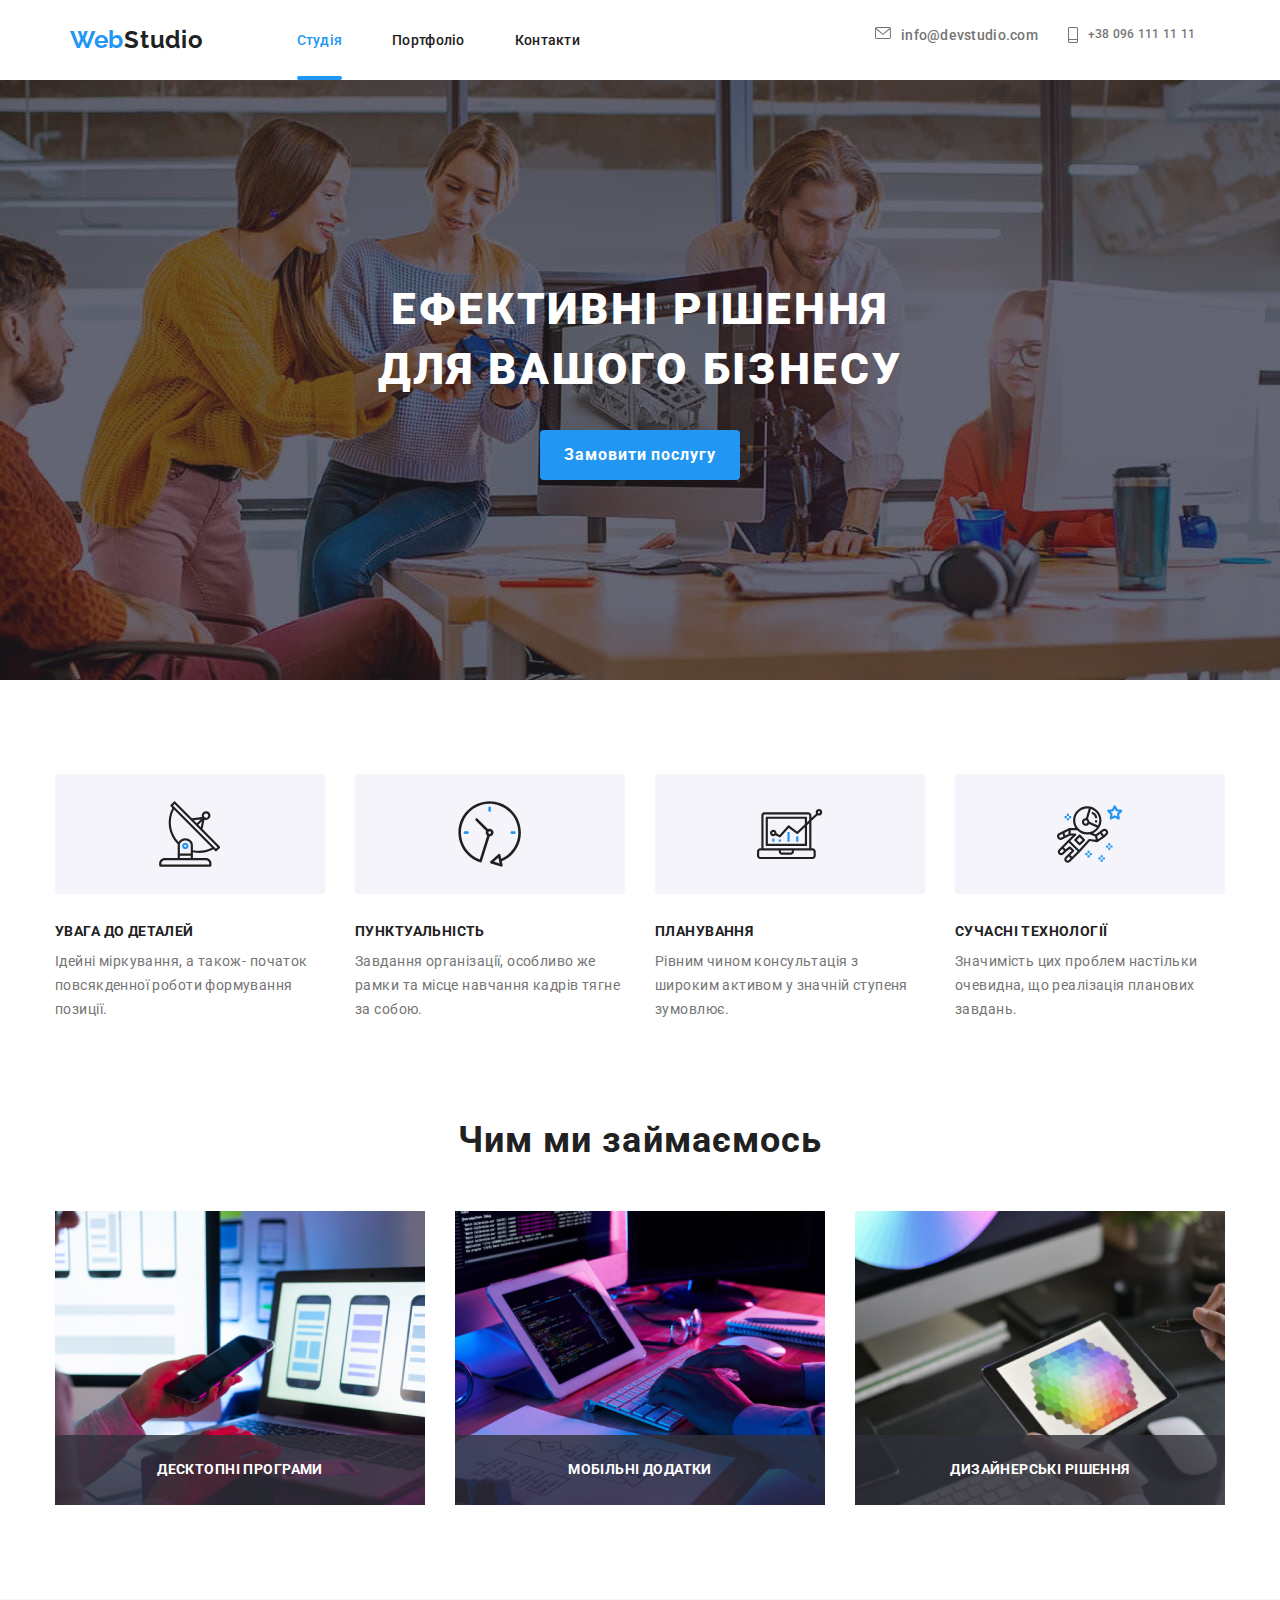
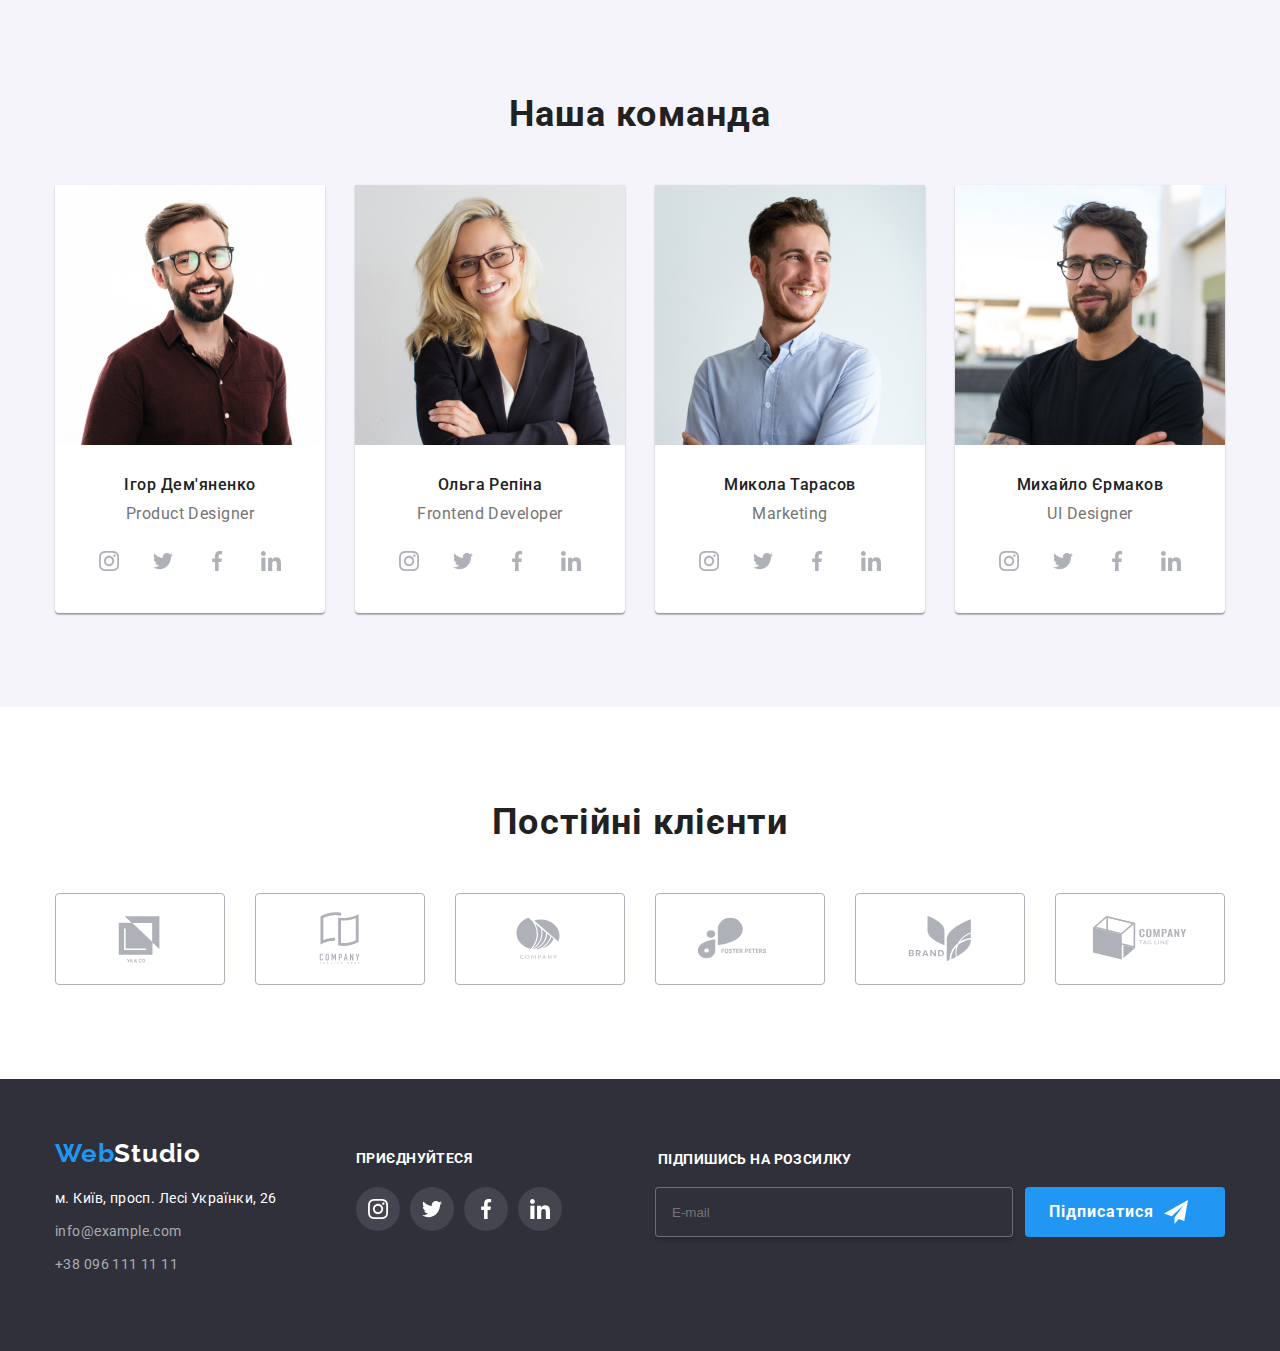
<file: index.html>
<!DOCTYPE html>
<html lang="uk">
<head>
    <meta charset="UTF-8">
    <meta http-equiv="X-UA-Compatible" content="IE=edge">
    <meta name="viewport" content="width=device-width, initial-scale=1.0">
    <title lang="en">Webstudio</title>
    <link rel="stylesheet" href="https://cdnjs.cloudflare.com/ajax/libs/modern-normalize/1.1.0/modern-normalize.min.css" integrity="sha512-wpPYUAdjBVSE4KJnH1VR1HeZfpl1ub8YT/NKx4PuQ5NmX2tKuGu6U/JRp5y+Y8XG2tV+wKQpNHVUX03MfMFn9Q==" crossorigin="anonymous" referrerpolicy="no-referrer" />
    <link rel="preconnect" href="https://fonts.googleapis.com">
    <link rel="preconnect" href="https://fonts.gstatic.com" crossorigin>
    <link href="https://fonts.googleapis.com/css2?family=Raleway:wght@700&family=Roboto:wght@400;500;700;900&display=swap" rel="stylesheet">
    
    
    <link rel="stylesheet" href="./css/main.min.css">
    
  </head>
<body>
   <header class="header">  
      <div class="container-header">
        <div class="nav-content">
          <div class="nav-content-top">
  <nav class="nav">
    <a class="logo nav-logo link" href=""lang="en"> Web<span class="header-logo-accent-main">Studio</span></a> 
        <ul class="nav-list list">
            <li class="nav-item header-item">
              <a href="./index.html" class="nav-link-maine header-link-maine current link">Студія</a></li>
            <li class="nav-item header-item">
              <a href="./portfolio.html" class="nav-link link">Портфоліо</a></li>
            <li class="nav-item header-item">
              <a href="" class="nav-link  link">Контакти</a></li>
            </ul>
  </nav>
</ul>
</div>
<div class="nav-content-bottom">
<ul class="connect ">    
    <li class="connect-list list">
      <a href="mailto:info@devstudio.com" class="connect-mail link">
      <svg class="connect-icon-mail header-icon-mail" width="16px" height="12px">
          <use href="./pict/icons.svg#icon-email"></use>
    </svg>
    info@devstudio.com
      </a>
    </li>
    <li class="connect-list list">
      <a href="tel:++380961111111" class="connect-tel link">
        <svg class="connect-icon-phone header-icon-phone" width="10px" height="16px">
          <use href="./pict/icons.svg#icon-phone"></use>
      </svg>
      +38 096 111 11 11
      </a>
  </ul>
</div>

        <button type="button" class="menu-open-btn ">
          <svg class="icon-menu_open">
            <use href="./pict/icons.svg#icon-menu"></use>
      </svg>
        </button>
      </div>
    <div class="mob-menu is-hidden" >
      <div class="mob-menu-top">
      <button type="button" class="menu-close-btn">
        <svg class="icon-menu_close" >
          <use href="./pict/icons.svg#icon-close">
          </use>
        </svg>
      </button>
      <ul class="menu-list list">
        <li class="menu-item-studia  header-item">
          <a href="./index.html" class="menu-link link">Студія</a></li>
        <li class="menu-item-portfolio header-item">
          <a href="./portfolio.html" class="menu-link link">Портфоліо</a></li>
        <li class="menu-item-contact header-item">
          <a href="" class="menu-link  link">Контакти</a></li>
        </ul>
      </div>
      <div class="mob-menu-bottom">
        <ul class="menu-connect-list header-connect">    
          <li class="menu-connect-tel list">
            +38 096 111 11 11 
            </a>
          </li>
          <li class="menu-connec-email list">
            info@devstudio.com
            </a>
        </ul>
        <ul class="menu-soc-list">
         <li class="menu-soc-item">
          <a 
          href="" 
          target="_blank"
          rel="noopener noreferrer nofollow"
          class="menu-soc-link">
          Instagram
        </a>
         </li>
         <li class="menu-soc-item">
          <a 
          href="" 
          target="_blank"
          rel="noopener noreferrer nofollow"
          class="menu-soc-link">
          Twitter
        </a>
         </li>
         <li class="menu-soc-item">
          <a 
          href="" 
          target="_blank"
          rel="noopener noreferrer nofollow"
          class="menu-soc-link">
          Facebook
        </a>
         </li>
         <li class="menu-soc-item">
          <a 
          href="" 
          target="_blank"
          rel="noopener noreferrer nofollow"
          class="menu-soc-link">
          Linkedln
        </a>
         </li>
        </ul>
      </div>
    </div>
  </div>
    </header> 
  <main>
    <div>
      <section class="slogan">  
              <div class="container">
                <div class="slogan-container">
            <h1 class="slogan-content__title"> Ефективні рішення <br> для вашого бізнесу </h1>  
            <button type="button" class="slogan-content__btn" data-modal-open> Замовити послугу </button>
            <div class="backdrop-content is-hidden  " data-modal >
            <div class="modal-content">
            <button type="button" class="modal-content__close-btn" data-modal-close>
              <svg class="modal-content__close-pict" width="11px" height="11px">
                <use href="./pict/icons.svg#icon-close">
                </use>
              </svg>
            </button>
            <p class="modal-content__title">Залиште свої дані, ми вам зателефонуємо</p>
            <form class="modal-content__form">
               <p class="modal-content__form-title">Ім'я</p> 
               <div class="modal-modal-content__input">
                
              <input type="text" class="modal-content__input" name="name" required/>
              <svg class="modal-content__icon-name" >
                <use href="./pict/icons.svg#icon-modal-person"></use>
             
            </svg>
          </div>
         
          <p class="modal-content__form-title">Телефон</p> 
          <div class="modal-modal-content__input">
              <input 
              type="tel" 
              class="modal-content__input" 
              name="tel" 
              required
              title="+380 (96) 111-11-11"
              pattern="[\+]\d{3}\s[\(]\d{2}[\)]\s\d{3}[\-]\d{2}[\-]\d{2}"/>
                <svg class="modal-content__icon-tel" >
                  <use href="./pict/icons.svg#icon-modal-phone"></use>
              </svg>
            </div>

              <p class="modal-content__form-title">Пошта</p> 
              <div class="modal-modal-content__input">
              <input type="email" class="modal-content__input" name="email" required/>
              <svg class="modal-content__icon-email" >
                <use href="./pict/icons.svg#icon-modal-email"></use>
            </svg>
            
          </div>

          
          <label>
            <p class="modal-content__form-title"> Коментарі </p>
            <textarea name="modal-text" rows="5" placeholder="Введіть текст" class="modal-content__comments"></textarea>
      
          </label>
        
           <div class="modal-content__privacy">
            <input type="checkbox" 
            name="privacy" 
            id="privacy" 
            class="modal-content__checkbox-icon is-hidden" />
            <label for="privacy" class="modal-content__checkbox-text">Погоджуюся з розсилкою та приймаю <span class="modal-content__checkbox-text-add"> <a href="" > Умови договору</a></span>
            </label>
           </div>

              <button type="submit" class="modal-content__btn">Надіслати</button>
            </form>
          </div>
          </div>
               </div>
              </div>
        </section>  
             
<section class="about"> 
      <div class="container">
        
        <ul class="about-content__list list">
            <li class="about-content__item">
              <div class="about-content__picture-item">
                <svg class="about-content__picture-icon" width="65.32" height="70px">
                  <use href="./pict/icons.svg#icon-antenna">
                  </use>
                </svg>
              </div>
                <h3 class="about-content__title">Увага до деталей</h3>
                <p class="about-content__after-title">Ідейні міркування, а також-
                  початок повсякденної роботи 
                  формування позиції.</p>
            </li>
            <li class="about-content__item">
              <div class="about-content__picture-item">
                <svg class="about-content__picture-icon" width="65.32" height="70px">
                  <use href="./pict/icons.svg#icon-clock">
                  </use>
                </svg>
              </div>
                <h3 class="about-content__title">Пунктуальність</h3>
                <p class="about-content__after-title">Завдання організації, особливо 
                  же рамки та місце навчання кадрів  тягне за собою.</p>
            </li>
            <li class="about-content__item">
              <div class="about-content__picture-item">
                <svg class="about-content__picture-icon" width="65.32" height="70px">
                  <use href="./pict/icons.svg#icon-diagram">
                  </use>
                </svg>
              </div>
                <h3 class="about-content__title">Планування</h3>
                <p class="about-content__after-title"> Рівним чином консультація з 
                  широким активом у значній 
                  ступеня зумовлює.</p>
            </li>
            <li class="about-content__item">
              <div class="about-content__picture-item">
                <svg class="about-content__picture-icon" width="65.32" height="70px">
                  <use href="./pict/icons.svg#icon-astronaut">
                  </use>
                </svg>
              </div>
                <h3 class="about-content__title">Сучасні технології</h3>
                <p class="about-content__after-title">Значимість цих проблем настільки 
                  очевидна, що реалізація планових 
                  завдань.</p>
            </li>
        </ul>
      </div>
    </section> 

   <section class="example">  
      <div class="container">
        <h2 class="example-content__title">Чим ми займаємось</h2>
      <ul class="example-content__list list">
        <li class="example-content__item">
         <div class="example-content__wrap">
          <img src="./pict/a.jpg" alt="верстка" width="370" height="294"/> 
          <h3 class="example-content__pict-title">ДЕСКТОПНІ ПРОГРАМИ</h3>
         </div>
        </li>
        <li class="example-content__item"> 
          <div class="example-content__wrap">
          <img src="./pict/b.jpg" alt="дизайн" width="370" height="294"/> 
          <h3 class="example-content__pict-title">мобільні додатки</h3>
        </div>
        </li>
        <li class="example-content__item"> 
          <div class="example-content__wrap">
          <img src="./pict/c.jpg" alt="зовнішнє оформлення" width="370" height="294"/> 
          <h3 class="example-content__pict-title">дизайнерські рішення</h3>
        </div>
        </li>
      </ul>
    </div>
    </section> 

   <section class="team">  
      <div class="container">
        <h2 class="team-content__main-title">Наша команда</h2>
      <ul class="team-content__list list">
       <li class="team-content__item"> 
        <img src="pict/d.jpg" alt="Ігор Дем'яненко" width="270" height="260"/>
        <div class="team-content__main">
        <h3 class="team-content__title"> Ігор Дем'яненко</h3>
        <p lang="en" class="team-content__after-title">Product Designer</p>
        <ul class="team-content__soc-list list">
          <li class="team-content__soc-item">
            <a href="" class="team-content__soc-link link">
             <svg class="team-content__soc-icon" width="20" height="20">
              <use href="./pict/icons.svg#icon-instagram"></use>
             </svg>
          </a>
        </li>
          <li class="team-content__soc-item">
            <a href="" class="team-content__soc-link link">
             <svg class="team-content__soc-icon" width="20" height="20">
              <use href="./pict/icons.svg#icon-twitter"></use>
             </svg>
            </a>
          </li>
          <li class="team-content__soc-item">
            <a href="" class="team-content__soc-link link">
              <svg class="team-content__soc-icon" width="20" height="20">
                <use href="./pict/icons.svg#icon-facebook"></use>
               </svg>
            </a>
          </li>
          <li class="team-content__soc-item">
            <a href="" class="team-content__soc-link link">
              <svg class="team-content__soc-icon" width="20" height="20">
                <use href="./pict/icons.svg#icon-linkedin"></use>
               </svg>
            </a>
          </li>
        </ul>
        </div>
       </li>
       <li class="team-content__item" >
        <img src="pict/e.jpg" alt="Ольга Репіна" width="270" height="260"/>
        <div class="team-content__main">
        <h3 class="team-content__title"> Ольга Репіна</h3>
        <p lang="en" class="team-content__after-title">Frontend Developer</p>
        <ul class="team-content__soc-list list">
          <li class="team-content__soc-item">
            <a href="" class="team-content__soc-link link">
             <svg class="team-content__soc-icon" width="20" height="20">
              <use href="./pict/icons.svg#icon-instagram"></use>
             </svg>
          </a>
        </li>
          <li class="team-content__soc-item">
            <a href="" class="team-content__soc-link link">
             <svg class="team-content__soc-icon" width="20" height="20">
              <use href="./pict/icons.svg#icon-twitter"></use>
             </svg>
            </a>
          </li>
          <li class="team-content__soc-item">
            <a href="" class="team-content__soc-link link">
              <svg class="team-content__soc-icon" width="20" height="20">
                <use href="./pict/icons.svg#icon-facebook"></use>
               </svg>
            </a>
          </li>
          <li class="team-content__soc-item">
            <a href="" class="team-content__soc-link link">
              <svg class="team-content__soc-icon" width="20" height="20">
                <use href="./pict/icons.svg#icon-linkedin"></use>
               </svg>
            </a>
          </li>
        </ul>
      </div>
       </li>
       <li class="team-content__item" >
        <img src="pict/f.jpg" alt="Микола Тарасов" width="270" height="260"/>
        <div class="team-content__main">
        <h3 class="team-content__title">Микола Тарасов</h3>
        <p lang="en" class="team-content__after-title">Marketing</p>
        <ul class="team-content__soc-list list">
          <li class="team-content__soc-item">
            <a href="" class="team-content__soc-link link">
             <svg class="team-content__soc-icon" width="20" height="20">
              <use href="./pict/icons.svg#icon-instagram"></use>
             </svg>
          </a>
        </li>
          <li class="team-content__soc-item">
            <a href="" class="team-content__soc-link link">
             <svg class="team-content__soc-icon" width="20" height="20">
              <use href="./pict/icons.svg#icon-twitter"></use>
             </svg>
            </a>
          </li>
          <li class="team-content__soc-item">
            <a href="" class="team-content__soc-link link">
              <svg class="team-content__soc-icon" width="20" height="20">
                <use href="./pict/icons.svg#icon-facebook"></use>
               </svg>
            </a>
          </li>
          <li class="team-content__soc-item">
            <a href="" class="team-content__soc-link link">
              <svg class="team-content__soc-icon" width="20" height="20">
                <use href="./pict/icons.svg#icon-linkedin"></use>
               </svg>
            </a>
          </li>
        </ul>
      </div>
       </li>
       <li class="team-content__item" >
        <img src="pict/g.jpg" alt="Михайло Єрмаков" width="270" height="260"/>
        <div class="team-content__main">
        <h3 class="team-content__title">Михайло Єрмаков</h3>
        <p lang="en" class="team-content__after-title">UI Designer</p>
        <ul class="team-content__soc-list list">
          <li class="team-content__soc-item">
            <a href="" class="team-content__soc-link link">
             <svg class="team-content__soc-icon" width="20" height="20">
              <use href="./pict/icons.svg#icon-instagram"></use>
             </svg>
          </a>
        </li>
          <li class="team-content__soc-item">
            <a href="" class="team-content__soc-link link">
             <svg class="team-content__soc-icon" width="20" height="20">
              <use href="./pict/icons.svg#icon-twitter"></use>
             </svg>
            </a>
          </li>
          <li class="team-content__soc-item">
            <a href="" class="team-content__soc-link link">
              <svg class="team-content__soc-icon" width="20" height="20">
                <use href="./pict/icons.svg#icon-facebook"></use>
               </svg>
            </a>
          </li>
          <li class="team-content__soc-item">
            <a href="" class="team-content__soc-link link">
              <svg class="team-content__soc-icon" width="20" height="20">
                <use href="./pict/icons.svg#icon-linkedin"></use>
               </svg>
            </a>
          </li>
        </ul>
      </div>
       </li>
      </ul>
    </div>
    </section> 
    <section class="clients">  
      <div class="container">
        <h2 class="clients-content__title">Постійні клієнти</h2>
        <ul class="clients-content__list list">
          <li class="clients-content__item">
            <a href="" class="clients-content__link link">
              <svg class="clients-content__icon" width="106px" height="60">
                <use href="./pict/icons.svg#icon-logo1"></use>
              </svg>
            </a>
          </li>
          <li class="clients-content__item">
            <a href="" class="clients-content__link link">
              <svg class="clients-content__icon" width="106px" height="60">
                <use href="./pict/icons.svg#icon-logo2"></use>
              </svg>
            </a>
          </li>
          <li class="clients-content__item">
            <a href="" class="clients-content__link link">
              <svg class="clients-content__icon" width="106px" height="60">
                <use href="./pict/icons.svg#icon-logo3"></use>
              </svg>
            </a>
          </li>
          <li class="clients-content__item">
            <a href="" class="clients-content__link link">
              <svg class="clients-content__icon" width="106px" height="60">
                <use href="./pict/icons.svg#icon-logo4"></use>
              </svg>
            </a>
          </li>
          <li class="clients-content__item">
            <a href="" class="clients-content__link link">
              <svg class="clients-content__icon" width="106px" height="60">
                <use href="./pict/icons.svg#icon-logo5"></use>
              </svg>
            </a>
          </li>
          <li class="clients-content__item">
            <a href="" class="clients-content__link link">
              <svg class="clients-content__icon" width="106px" height="60">
                <use href="./pict/icons.svg#icon-logo6"></use>
              </svg>
            </a>
          </li>
        </ul>
      </div>
    </section>  
     
  </div>
</main>
   
    <footer class="footer"> 
      <div class="container ">
        <div class="footer-content__container">
        <div class="main-footer">
          <a class="logo footer-content__logo link" href=""lang="en"> Web
            <span class="footer-logo-accent-main">Studio</span>
          </a>   
        <address class="footer-content__-list">
            <ul class="footer-content__list list">
              <li class="footer-content__item"><a href="https://bit.ly/3pXMvUd" target="_blank" rel="noopener noreferrer" class="footer-content__address link">м. Київ, просп.
                  Лесі Українки, 26</a> </li>
              <li class="footer-content__item"><a href="mailto:info@devstudio.com" class="footer-content__mail link">info@example.com</a> </li>
              <li class="footer-content__item"><a href="tel:+380961111111" class="footer-content__tel link">+38 096 111 11 11</a> </li>
            </ul>
          </address>
        </div>
      
      
        <div class="connection">
        <p class="connection-content__title">ПРИЄДНУЙТЕСЯ</p>
        <ul class="connection-content__list list">
          <li class="connection-content__item">
            <a href="" class="connection-content__link link">
             <svg class="connection-content__icon" width="20" height="20">
              <use href="./pict/icons.svg#icon-instagram"></use>
             </svg>
          </a>
        </li>
        <li class="connection-content__item">
          <a href="" class="connection-content__link link">
           <svg class="connection-content__icon" width="20" height="20">
            <use href="./pict/icons.svg#icon-twitter"></use>
           </svg>
        </a>
      </li>
      <li class="connection-content__item">
        <a href="" class="connection-content__link link">
         <svg class="connection-content__icon" width="20" height="20">
          <use href="./pict/icons.svg#icon-facebook"></use>
         </svg>
      </a>
    </li>
    <li class="connection-content__item">
      <a href="" class="connection-content__link link">
       <svg class="connection-content__icon" width="20" height="20">
        <use href="./pict/icons.svg#icon-linkedin"></use>
       </svg>
      </a>
    </li>
        </ul>
      
      </div>
      <div class="invite ">
        <p class="invite-content__title">ПІДПИШИСЬ НА РОЗСИЛКУ</p>
        <div class="invite-content__line">
          <form class="invite-content__form">

          <input 
          class="invite-content__input" 
          type="email"
          placeholder="E-mail"
          required
          />
        
        <button type="submit" class="invite-content__btn" > Підписатися </a>
          <svg class="invite-content__icon" >
            <use href="./pict/icons.svg#icon-icon-send"></use>
           </svg>
         </button>
        </form>
      </div> 
          </div>
     

   
        </div>
    </footer> 
    
      
   
  
     
    
    <script src="./js/modal.js"></script>
    <script src="./js/menu.js"></script>
</body>
</html>
</file>
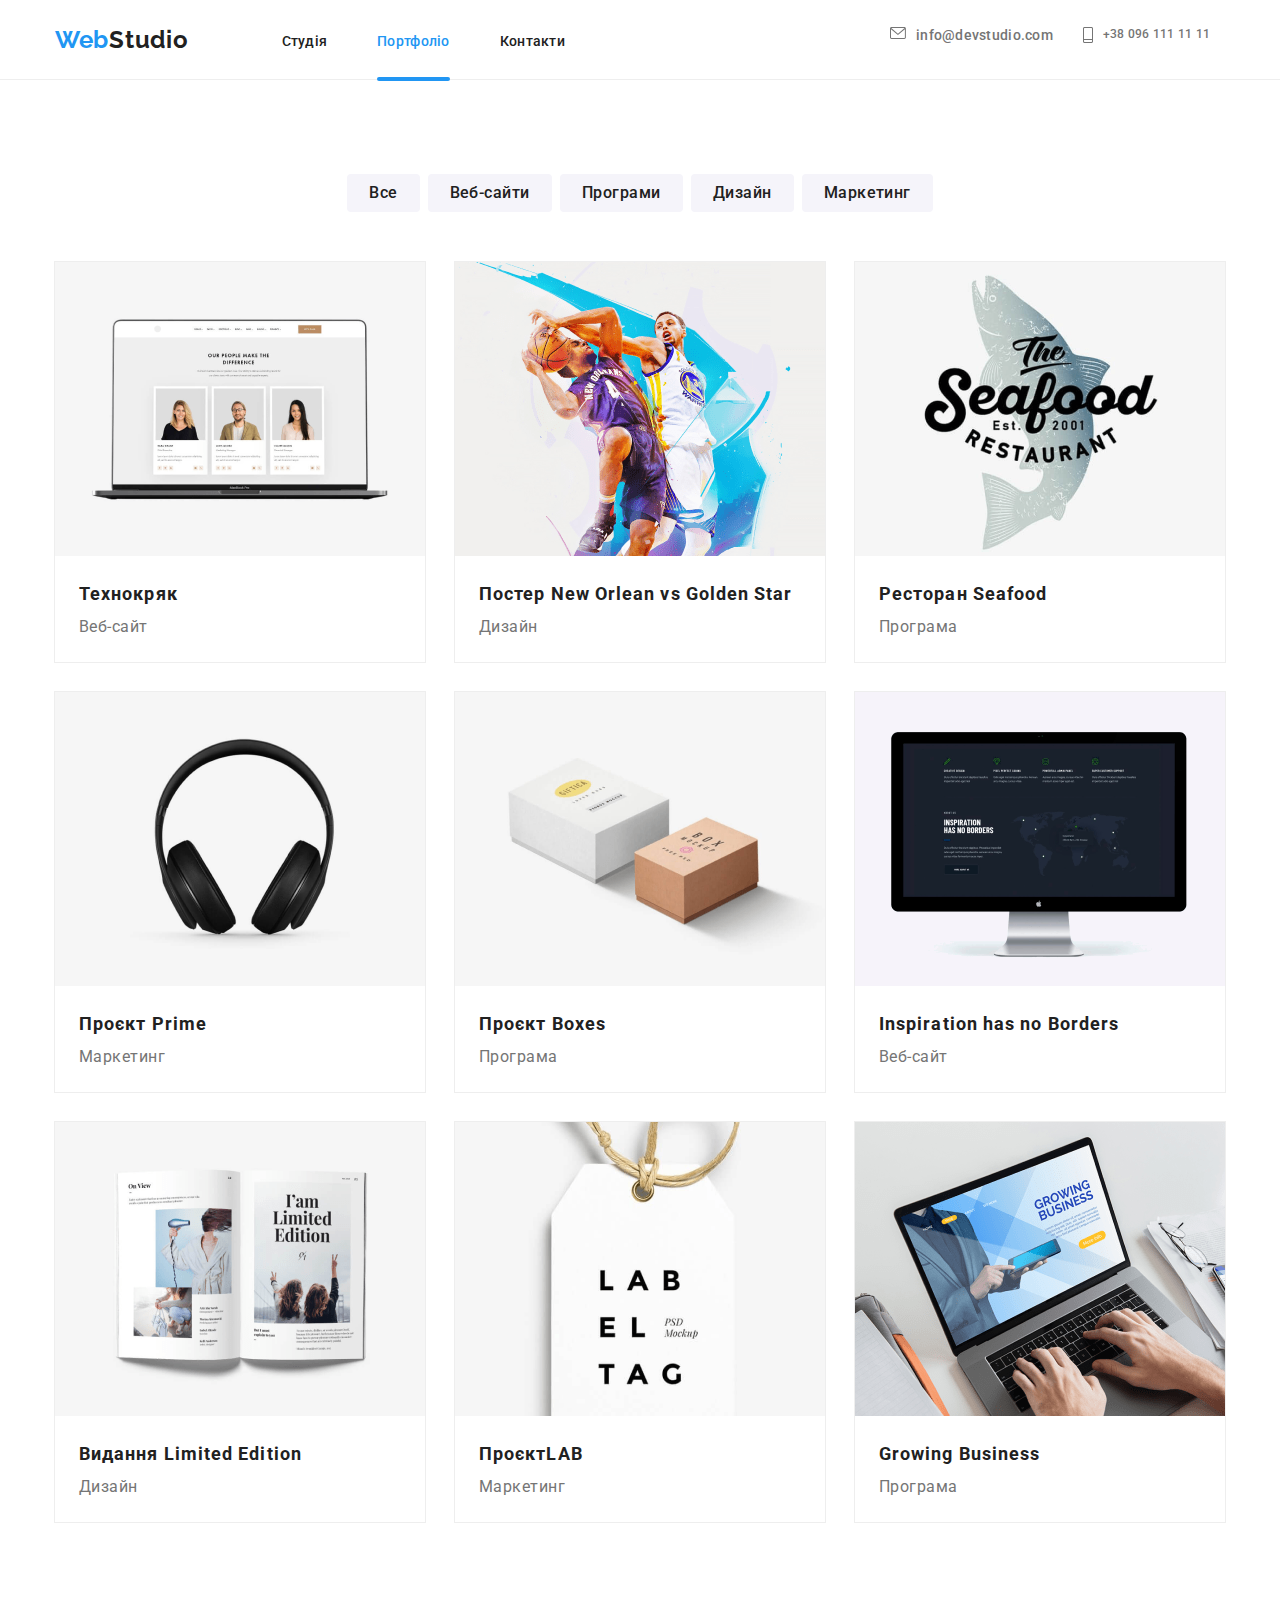
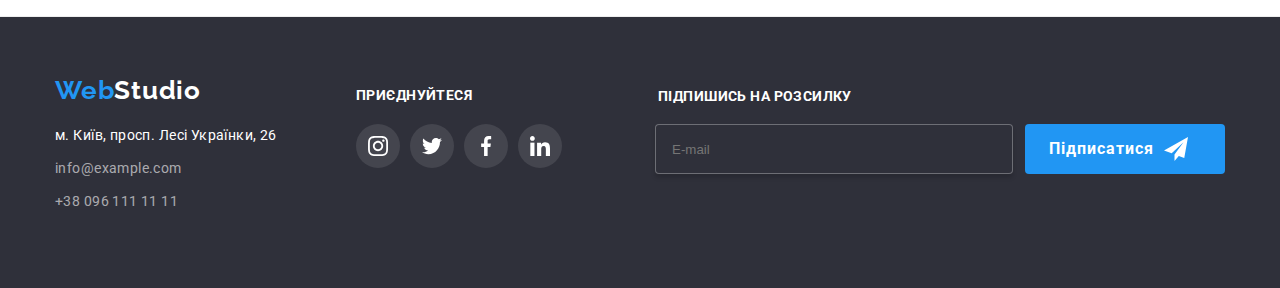
<file: portfolio.html>
<!DOCTYPE html>
<html lang="uk">
<head>
    <meta charset="UTF-8">
    <meta http-equiv="X-UA-Compatible" content="IE=edge">
    <meta name="viewport" content="width=device-width, initial-scale=1.0">
    <title>Портфоліо</title>
    <link rel="preconnect" href="https://fonts.googleapis.com">
    <link rel="preconnect" href="https://fonts.gstatic.com" crossorigin>
    <link href="https://fonts.googleapis.com/css2?family=Raleway:wght@700&family=Roboto:wght@400;500;700;900&display=swap" rel="stylesheet">
    <link rel="stylesheet" href="./css/main.min.css">
</head>
<body>
    <header class="header"> 
      <div class="container">
        <nav class="nav">
          <a class="logo nav-logo link" href=""lang="en"> Web<span class="header-logo-accent-main">Studio</span></a> 
              <ul class="nav-list list">

                  <li class="nav-item header-item">
                    <a href="./index.html" class="nav-link  link">Студія</a></li>
                  <li class="nav-item header-item">
                    <a href="./portfolio.html" class="nav-link-maine header-link-maine current  link">Портфоліо</a></li>
                  <li class="nav-item header-item">
                    <a href="" class="nav-link  link">Контакти</a></li>
        </nav>
                  </ul>
              <ul class="connect ">    
                  <li class="connect-list list">
                    <a href="mailto:info@devstudio.com" class="connect-mail link">
                    <svg class="connect-icon-mail header-icon-mail" width="16px" height="12px">
                        <use href="./pict/icons.svg#icon-email"></use>
                  </svg>
                  info@devstudio.com
                    </a>
                  </li>
                  <li class="connect-list  list">
                    <a href="tel:++380961111111" class="connect-tel link">
                      <svg class="connect-icon-phone header-icon-phone" width="10px" height="16px">
                        <use href="./pict/icons.svg#icon-phone"></use>
                    </svg>
                    +38 096 111 11 11
                    </a>
                </ul>
                <button type="button" class="menu-open-btn ">
                  <svg class="icon-menu_open">
                    <use href="./pict/icons.svg#icon-menu"></use>
              </svg>
                </button>
              </div>
            <div class="mob-menu is-hidden" >
              <div class="mob-menu-top">
              <button type="button" class="menu-close-btn">
                <svg class="icon-menu_close" >
                  <use href="./pict/icons.svg#icon-close">
                  </use>
                </svg>
              </button>
              <ul class="menu-list list">
                <li class="menu-item-studia  header-item">
                  <a href="./index.html" class="menu-link link">Студія</a></li>
                <li class="menu-item-portfolio header-item">
                  <a href="./portfolio.html" class="menu-link link">Портфоліо</a></li>
                <li class="menu-item-contact header-item">
                  <a href="" class="menu-link  link">Контакти</a></li>
                </ul>
              </div>
              <div class="mob-menu-bottom">
                <ul class="menu-connect-list header-connect">    
                  <li class="menu-connect-tel list">
                    +38 096 111 11 11 
                    </a>
                  </li>
                  <li class="menu-connec-email list">
                    info@devstudio.com
                    </a>
                </ul>
                <ul class="menu-soc-list">
                 <li class="menu-soc-item">
                  <a 
                  href="" 
                  target="_blank"
                  rel="noopener noreferrer nofollow"
                  class="menu-soc-link">
                  Instagram
                </a>
                 </li>
                 <li class="menu-soc-item">
                  <a 
                  href="" 
                  target="_blank"
                  rel="noopener noreferrer nofollow"
                  class="menu-soc-link">
                  Twitter
                </a>
                 </li>
                 <li class="menu-soc-item">
                  <a 
                  href="" 
                  target="_blank"
                  rel="noopener noreferrer nofollow"
                  class="menu-soc-link">
                  Facebook
                </a>
                 </li>
                 <li class="menu-soc-item">
                  <a 
                  href="" 
                  target="_blank"
                  rel="noopener noreferrer nofollow"
                  class="menu-soc-link">
                  Linkedln
                </a>
                 </li>
                </ul>
              </div>
            </div>
          
    </header>
    <main>
      <section class="portfolio">
        <div class="container">
          <h1 hidden class="portfolio-content__section-title">Портфоліо</h1>
        <ul class="portfolio-content__sections-list list">
            <li class="portfolio-content__sections-item"><button type="button" class="portfolio-content__btn">Все</button></li>
            <li class="portfolio-content__sections-item"><button type="button" class="portfolio-content__btn">Веб-сайти</button></li>
            <li class="portfolio-content__sections-item"><button type="button" class="portfolio-content__btn">Програми</button></li>
            <li class="portfolio-content__sections-item"><button type="button" class="portfolio-content__btn">Дизайн</button></li>
            <li class="portfolio-content__sections-item"><button type="button" class="portfolio-content__btn">Маркетинг</button></li>
        </ul>
        <ul class="portfolio-content__list list">
            <li class="portfolio-content__item">
              
              <a href="" class="portfolio-content__link link">
                <div class="portfolio-content__wrap">
                <img src="pict/h.png"Технокряк" width="370" height="294">
                <p class="portfolio-content__wrap-title">
                  Ресурс пропонує комплексні пропозиції з різним рівнем функціоналу та сервісів. 
                  Все це дозволить відвідувачу отримати
                    вичерпні відомості про компанію чи приватну особу.
                </p>
              </div>
                <div class="portfolio-content__title-main">
                <h2 class="portfolio-content__titles">Технокряк</h2>
                <p class="portfolio-content__after-title">Веб-сайт</p>
              </div>
              </a>
            </li>

            <li class="portfolio-content__item">
               <a href="" class="portfolio-content__link link">
                <div class="portfolio-content__wrap">
                <img src="pict/i.png" alt="Постер New Orlean vs Golden Star" width="370" height="294">
                <p class="portfolio-content__wrap-title">
                  Ресурс пропонує комплексні пропозиції з різним рівнем функціоналу та сервісів. 
                  Все це дозволить відвідувачу отримати
                    вичерпні відомості про компанію чи приватну особу.
                </p>
              </div>
                <div class="portfolio-content__title-main">
                <h2 class="portfolio-content__titles">Постер <span lang="en">New Orlean vs Golden Star</span></h2>
                <p class="portfolio-content__after-title">Дизайн</p>
              </div>
               </a>
            </li>
            <li class="portfolio-content__item">
              <a href="" class="portfolio-content__link link">
                <div class="portfolio-content__wrap">
                <img src="pict/j.png" alt="Ресторан Seafood" width="370" height="294">
                <p class="portfolio-content__wrap-title">
                  Ресурс пропонує комплексні пропозиції з різним рівнем функціоналу та сервісів. 
                  Все це дозволить відвідувачу отримати
                    вичерпні відомості про компанію чи приватну особу.
                </p>
              </div>
                <div class="portfolio-content__title-main">
                <h2 class="portfolio-content__titles">Ресторан <span lang="en">Seafood</span></h2>
                <p class="portfolio-content__after-title">Програма</p>
              </div>
              </a>
              
            </li>
            <li class="portfolio-content__item">
             
              <a href="" class="portfolio-content__link link">
                <div class="portfolio-content__wrap">
                <img src="pict/k.png" alt="Проєкт Prime" width="370" height="294">
                <p class="portfolio-content__wrap-title">
                  Ресурс пропонує комплексні пропозиції з різним рівнем функціоналу та сервісів. 
                  Все це дозволить відвідувачу отримати
                    вичерпні відомості про компанію чи приватну особу.
                </p>
              </div>
                <div class="portfolio-content__title-main">
                <h2 class="portfolio-content__titles">Проєкт <span lang="en">Prime</span></h2>
                <p class="portfolio-content__after-title">Маркетинг</p>
              </div>
              </a>
              
            </li>
            <li class="portfolio-content__item">
             
              <a href="" class="portfolio-content__link link">
                <div class="portfolio-content__wrap">
                <img src="pict/l.png" alt="Проєкт Boxes" width="370" height="294">
                <p class="portfolio-content__wrap-title">
                  Ресурс пропонує комплексні пропозиції з різним рівнем функціоналу та сервісів. 
                  Все це дозволить відвідувачу отримати
                    вичерпні відомості про компанію чи приватну особу.
                </p>
              </div>
                <div class="portfolio-content__title-main">
                <h2 class="portfolio-content__titles">Проєкт <span lang="en">Boxes</span> </h2>
                <p class="portfolio-content__after-title">Програма</p>
              </div>
              </a>
              
            </li>
            <li class="portfolio-content__item">
             
              <a href="" class="portfolio-content__link link">
                <div class="portfolio-content__wrap">
                <img src="pict/m.png" alt="Inspiration has no Borders" width="370" height="294">
                <p class="portfolio-content__wrap-title">
                  Ресурс пропонує комплексні пропозиції з різним рівнем функціоналу та сервісів. 
                  Все це дозволить відвідувачу отримати
                    вичерпні відомості про компанію чи приватну особу.
                </p>
              </div>
                <div class="portfolio-content__title-main">
                <h2 class="portfolio-content__titles" lang="en">Inspiration has no Borders</h2>
                <p class="portfolio-content__after-title">Веб-сайт</p>
              </div>
              </a>
             
            </li>
            <li class="portfolio-content__item" class="teams">
              
              <a href="" class="portfolio-content__link link">
                <div class="portfolio-content__wrap">
                <img src="pict/n.png" alt="Видання Limited Edition" width="370" height="294">
                <p class="portfolio-content__wrap-title">
                  Ресурс пропонує комплексні пропозиції з різним рівнем функціоналу та сервісів. 
                  Все це дозволить відвідувачу отримати
                    вичерпні відомості про компанію чи приватну особу.
                </p>
              </div>
                <div class="portfolio-content__title-main">
                <h2 class="portfolio-content__titles">Видання <span>Limited Edition</span> </h2>
                <p class="portfolio-content__after-title">Дизайн</p>
              </div>
              </a>
              
            </li>
            <li class="portfolio-content__item" class="teams">
              <div class="works">
              <a href="" class="portfolio-content__link link">
                <div class="portfolio-content__wrap">
                <img src="./pict/o.png" alt="Проєкт LAB" width="370" height="294">
                <p class="portfolio-content__wrap-title">
                  Ресурс пропонує комплексні пропозиції з різним рівнем функціоналу та сервісів. 
                  Все це дозволить відвідувачу отримати
                    вичерпні відомості про компанію чи приватну особу.
                </p>
              </div>
                <div class="portfolio-content__title-main">
                <h2 class="portfolio-content__titles">Проєкт<span>LAB</span></h2>
                <p class="portfolio-content__after-title">Маркетинг</p>
              </div>
              </a>
              </div>
            </li>
            <li class="portfolio-content__item" class="teams">
              
              <a href="" class="portfolio-content__link link" >
                <div class="portfolio-content__wrap">
                <img src="pict/p.png" alt="Growing Business" width="370" height="294">
                <p class="portfolio-content__wrap-title">
                  Ресурс пропонує комплексні пропозиції з різним рівнем функціоналу та сервісів. 
                  Все це дозволить відвідувачу отримати
                    вичерпні відомості про компанію чи приватну особу.
                </p>
              </div>
                <div class="portfolio-content__title-main">
                <h2 class="portfolio-content__titles" lang="en">Growing Business</h2>
                <p class="portfolio-content__after-title">Програма</p>
              </div>
              </a>
            
            </li>
            
          </ul>
          
      </div>

      </section>  
    </main>
    <footer class="footer">
      <div class="container">
        <div class="footer-content__container">
        <div class="main-footer">
          
          <a class="logo footer-content__logo link" href=""lang="en"> Web
            <span class="footer-logo-accent-main">Studio</span>
          </a> 

        <address class="footer-content__-list">
            <ul class="footer-content__list list">
              <li class="footer-content__item"><a href="https://bit.ly/3pXMvUd" target="_blank" rel="noopener noreferrer" class="footer-content__address link">м. Київ, просп.
                  Лесі Українки, 26</a> </li>
              <li class="footer-content__item"><a href="mailto:info@devstudio.com" class="footer-content__mail link">info@example.com</a> </li>
              <li class="footer-content__item"><a href="tel:+380961111111" class="footer-content__tel link">+38 096 111 11 11</a> </li>
            </ul>
          </address>
        </div>
      
        <div class="connection">
          <p class="connection-content__title">ПРИЄДНУЙТЕСЯ</p>
          <ul class="connection-content__list list">
            <li class="connection-content__item">
              <a href="" class="connection-content__link link">
               <svg class="connection-content__icon" width="20" height="20">
                <use href="./pict/icons.svg#icon-instagram"></use>
               </svg>
            </a>
          </li>
          <li class="connection-content__item">
            <a href="" class="connection-content__link link">
             <svg class="connection-content__icon" width="20" height="20">
              <use href="./pict/icons.svg#icon-twitter"></use>
             </svg>
          </a>
        </li>
        <li class="connection-content__item">
          <a href="" class="connection-content__link link">
           <svg class="connection-content__icon" width="20" height="20">
            <use href="./pict/icons.svg#icon-facebook"></use>
           </svg>
        </a>
      </li>
      <li class="connection-content__item">
        <a href="" class="connection-content__link link">
         <svg class="connection-content__icon" width="20" height="20">
          <use href="./pict/icons.svg#icon-linkedin"></use>
         </svg>
        </a>
      </li>
          </ul>
      
       
       </div>
       <div class="invite">
        <p class="invite-content__title">ПІДПИШИСЬ НА РОЗСИЛКУ</p>
        <div class="invite-content__line">
          <form class="invite-content__form">

          <input 
          class="invite-content__input" 
          type="email"
          placeholder="E-mail"
          required
          />
        
        <button type="submit" class="invite-content__btn" > Підписатися </a>
          <svg class="invite-content__icon" >
            <use href="./pict/icons.svg#icon-icon-send"></use>
           </svg>
         </button>
        </form>
      </div> 
          </div>
     

   
        </div>
    </footer>

    <script src="./js/modal.js"></script>
    <script src="./js/menu.js"></script>
</body>
</html>
</file>
<file: css/main.min.css>
:root{--header-color: #212121;--accent-color: #2196F3;--main-font: Roboto, sans-serif;--add-colar: #757575}.clients-content__link,.team-content__soc-link,.modal-content__checkbox-text,.modal-content__btn,.modal-content__close-btn,.slogan-content__btn,.invite-content__btn,.connection-content__link,nav{display:flex;align-items:center}p,h1,h2,h3,h4,h5,h6{margin:0}ul{margin:o;padding-left:0}.header{background-color:#fff}@media screen and (min-width: 768px){.main-footer{width:50%;height:79px;padding-right:82.5px;padding-left:62px}}@media screen and (min-width: 1200px){.main-footer{margin-right:70px;width:231px;margin-left:0;padding-right:0;padding-left:0}}.logo-accent-add{color:#fff}img{display:block;width:100%;max-width:100%;height:auto}body{font-family:var(--main-font)}*{box-sizing:border-box;list-style:none;margin:0;padding:0}.list{list-style:none}.link{text-decoration:none}.container{padding-left:15px;padding-right:15px}@media screen and (min-width: 320px){.container{max-width:320px;margin:0 auto}}@media screen and (min-width: 480px){.container{max-width:480px;margin:0 auto}}@media screen and (min-width: 768px){.container{max-width:768px;margin:0 auto}}@media screen and (min-width: 1200px){.container{max-width:1200px;margin:0 auto}}.header .container{display:flex;height:80px}@media screen and (min-width: 480px){.header .container{height:60px;margin:0 auto}}@media screen and (min-width: 768px){.header .container{height:80px;text-align:center;margin:0 auto}}@media screen and (min-width: 1200px){.header .container{height:80px;margin:0 auto}}.logo{font-family:"Raleway",sans-serif;font-style:normal;font-weight:700;font-size:26px;line-height:1,19;letter-spacing:.03em;color:#2196f3}@media screen and (min-width: 480px){.logo{font-size:24px;line-height:1.16;letter-spacing:.03em;font-weight:700}}.header-logo-accent-main{color:#212121}@media screen and (min-width: 768px){.nav-logo{margin-right:88px}}@media screen and (min-width: 1200px){.nav-logo{margin-right:93px}}@media screen and (min-width: 320px){.nav-list{display:none}}@media screen and (min-width: 480px){.nav-list{display:none}}@media screen and (min-width: 768px){.nav-list{display:flex}}@media screen and (min-width: 1200px){.nav-list{display:flex}}.nav-link-maine::after{content:"";position:absolute;bottom:0;display:block;width:100%;height:4px;border-radius:4px;background-color:#2196f3}.nav-link{font-weight:500;font-size:14px;line-height:1.14;letter-spacing:.02em;color:var(--header-color);transition-duration:250ms;transition-timing-function:cubic-bezier(0.4, 0, 0.2, 1)}.nav-link:hover{color:var(--accent-color);cursor:pointer;transition-duration:250ms;transition-timing-function:cubic-bezier(0.4, 0, 0.2, 1)}.nav-link:focus{color:#2196f3;cursor:pointer}.nav-link-maine{font-family:"Roboto",sans-serif;font-weight:500;font-size:14px;line-height:1.14;letter-spacing:.02em;color:#2196f3;list-style:none;text-decoration:none;transition-timing-function:cubic-bezier(0.4, 0, 0.2, 1);position:relative;transition-property:color;transition-duration:250ms}.header-link-maine{padding-bottom:32px;padding-top:32px}.header-item:not(:last-child){margin-right:50px}@media screen and (min-width: 320px){.connect{display:none;margin-left:auto}}@media screen and (min-width: 480px){.connect{display:none;margin-left:auto}}@media screen and (min-width: 768px){.connect{display:flex;flex-direction:column;margin-top:21px;margin-bottom:21px;align-items:flex-start}}@media screen and (min-width: 1200px){.connect{display:flex;align-items:center;flex-direction:row}}@media screen and (min-width: 768px){.header-connect{width:123px;height:14px}}@media screen and (min-width: 480px){.header-connect{width:123px;height:38px}}.connect-tel{font-weight:500;font-size:14px;line-height:1.14;letter-spacing:.02em;color:var(--add-colar);transition-duration:250ms;transition-timing-function:cubic-bezier(0.4, 0, 0.2, 1)}@media screen and (min-width: 1200px){.connect-tel{display:flex;width:142px}}@media screen and (min-width: 768px){.connect-tel{font-size:12px;line-height:1.17;font-weight:500;letter-spacing:.02em;color:#757575}}.connect-tel:hover{color:var(--accent-color);cursor:pointer;transition-duration:250ms;transition-timing-function:cubic-bezier(0.4, 0, 0.2, 1)}.connect-tel:focus{color:var(--accent-color);cursor:pointer;transition-duration:250ms;transition-timing-function:cubic-bezier(0.4, 0, 0.2, 1)}@media screen and (min-width: 768px){.connect-list{width:145px;margin-bottom:10px;height:14px}}@media screen and (min-width: 768px){.connect-list{width:auto;margin-bottom:10px;height:16px}}.connect-mail{font-weight:500;line-height:1.14;letter-spacing:.02em;color:var(--add-colar);transition-duration:250ms;transition-timing-function:cubic-bezier(0.4, 0, 0.2, 1)}@media screen and (min-width: 768px){.connect-mail{font-size:12px;line-height:1.17;font-weight:500;letter-spacing:.02em;color:#757575}}@media screen and (min-width: 1200px){.connect-mail{display:flex;font-size:14px;line-height:1.17;font-weight:500;letter-spacing:.02em;color:#757575;margin-right:30px}}.connect-mail:hover{color:var(--accent-color);cursor:pointer;transition-duration:250ms;transition-timing-function:cubic-bezier(0.4, 0, 0.2, 1)}.connect-mail:focus{color:var(--accent-color);cursor:pointer}.connect-icon-mail{fill:#757575;margin-right:10px;vertical-align:middle;transition-duration:250ms;transition-timing-function:cubic-bezier(0.4, 0, 0.2, 1)}@media screen and (min-width: 768px){.connect-icon-mail{width:14px;height:10px}}@media screen and (min-width: 1200px){.connect-icon-mail{width:16px;height:12px}}.connect-mail:hover .header-icon-mail,.connect-mail:focus .header-icon-mail{fill:var(--accent-color)}.connect-icon-phone{fill:#757575;vertical-align:middle;transition-duration:250ms;transition-timing-function:cubic-bezier(0.4, 0, 0.2, 1)}@media screen and (min-width: 768px){.connect-icon-phone{width:10px;height:14px}}@media screen and (min-width: 1200px){.connect-icon-phone{width:10px;height:16px}}.header-icon-phone{margin-right:10px}.connect-tel:hover .header-icon-phone,.connect-tel:focus .header-icon-phone{fill:var(--accent-color)}.nav-content{width:100%;display:flex;align-items:center;justify-content:space-between;margin:0 auto;height:60px;padding-left:15px;padding-right:15px}@media screen and (min-width: 480px){.nav-content{height:60px;width:100%}}@media screen and (min-width: 768px){.nav-content{height:80px;width:100%}}@media screen and (min-width: 1200px){.nav-content{height:80px;width:1170px}}@media screen and (min-width: 320px){.menu-open-btn{width:24px;height:16px;margin-top:22px;margin-right:2px;border-color:rgba(0,0,0,0);background-color:#fff;border:0px}}@media screen and (min-width: 480px){.menu-open-btn{width:24px;height:16px;margin-top:22px;margin-right:2px;border-color:rgba(0,0,0,0);background-color:#fff;border:0px}}@media screen and (min-width: 768px){.menu-open-btn{display:none}}@media screen and (min-width: 1200px){.menu-open-btn{display:none}}.icon-menu_open{width:40px;height:40px;position:absolute;top:10px;right:10px}.mob-menu{position:fixed;background-color:#fff;z-index:2;top:0px;left:0px;width:100vw;height:100vh;padding-top:21px;padding-left:40px;padding-right:25.33px;display:flex;flex-direction:column;height:100%;justify-content:space-between;overflow:auto}@media screen and (min-width: 768px){.mob-menu{display:none}}@media screen and (min-width: 1200px){.mob-menu{display:none}}.menu-list{padding-bottom:48px}.menu-close-btn{display:block;margin-left:auto;margin-bottom:8.33px;width:18.67px;height:18.67px;border-color:rgba(0,0,0,0);background-color:#fff}.icon-menu_close{width:18.67px;height:18.67px}.menu-item-studia{margin-bottom:35.71px;width:139px;height:48.29px}.menu-item-portfolio{margin-bottom:32px;width:219px;height:48px}.menu-item-contact{width:192px;height:48px}.menu-link{font-size:40px;line-height:1.18px;letter-spacing:.02em;color:#212121;font-weight:500}.menu-connect-list{margin-bottom:64px;height:90px}.menu-connect-tel{font-size:34px;line-height:1.18;letter-spacing:.02em;color:#2196f3;font-weight:500;margin-bottom:32px;width:300px}.menu-connec-email{font-weight:500;font-size:24px;line-height:28px;letter-spacing:.02em;color:#757575;font-style:normal;width:231px;margin-bottom:64px}.menu-soc-list{display:flex;margin-bottom:48px}.menu-soc-link{font-weight:500;font-size:18px;line-height:22px;letter-spacing:.02em;color:#2196f3;font-style:normal;text-decoration:none}.menu-soc-item:not(:last-child){margin-right:10px;position:relative}.menu-soc-item:not(:last-child){border-right:1px solid rgba(33,33,33,.2);padding-right:10px}.menu-link:hover{color:var(--accent-color);cursor:pointer;transition-duration:250ms;transition-timing-function:cubic-bezier(0.4, 0, 0.2, 1)}.menu-link:focus{color:#2196f3;cursor:pointer}.footer{background-color:#2f303a;padding-top:60px;padding-bottom:60px}@media screen and (min-width: 320px){.footer{width:100%}}@media screen and (min-width: 480px){.footer{width:100%}}@media screen and (min-width: 768px){.footer{width:100%}}@media screen and (min-width: 1200px){.footer{width:100%}}.footer-content__logo{font-family:"Raleway",sans-serif;font-style:normal;font-weight:700;font-size:26px;line-height:1.19;letter-spacing:.03em;color:#2196f3;margin-bottom:20px;display:flex;align-items:center;justify-content:center;color:#2196f3}@media screen and (min-width: 768px){.footer-content__logo{height:28px;text-align:center;justify-content:center;color:#2196f3}}@media screen and (min-width: 1200px){.footer-content__logo{font-style:normal;font-weight:700;font-size:26px;line-height:1.19;letter-spacing:.03em;color:#2196f3;margin-bottom:20px;display:flex;align-items:center;justify-content:start;margin-left:0;font-family:"Raleway",sans-serif}}.footer-logo-accent-main{color:#fff}.footer-content__list{text-align:center}@media screen and (min-width: 1200px){.footer-content__list{text-align:left}}.footer-content__tel{font-weight:400;font-size:14px;line-height:1.71;letter-spacing:.03em;font-style:normal;color:rgba(255,255,255,.6)}.footer-content__mail{font-style:normal;font-size:14px;line-height:1.71;letter-spacing:.03em;color:rgba(255,255,255,.6);font-weight:400}.footer-content__address{font-style:normal;font-size:14px;line-height:1.71;font-style:normal;letter-spacing:.03em;color:#fff}.footer-content__item:not(:last-child){margin-bottom:9px}@media screen and (min-width: 768px){.footer-content__container{width:100%;display:flex;flex-wrap:wrap}}@media screen and (min-width: 1200px){.footer-content__container{width:100%;display:flex}}@media screen and (min-width: 320px){.connection{margin-top:60px}}@media screen and (min-width: 480px){.connection{margin-top:60px}}@media screen and (min-width: 768px){.connection{width:50%;padding-left:82.5px;margin-top:0}}@media screen and (min-width: 1200px){.connection{margin-right:93px;margin-left:0;width:206px;padding-left:0}}.connection-content__item{width:44px;height:44px;margin-left:10px}.connection-content__list{display:flex;justify-content:center}@media screen and (min-width: 320px){.connection-content__list{margin-bottom:60px}}@media screen and (min-width: 480px){.connection-content__list{margin-bottom:60px}}.connection-content__item:first-child{margin-left:0}.connection-content__link{justify-content:center;width:100%;height:100%;border-radius:50%;background-color:rgba(255,255,255,.1);transition-duration:250ms;transition-timing-function:cubic-bezier(0.4, 0, 0.2, 1)}.connection-content__link:hover .connection-content__icon,.connection-content__link:focus .connection-content__icon{fill:#fff}.connection-content__icon{fill:#fff;transition-duration:250ms;transition-timing-function:cubic-bezier(0.4, 0, 0.2, 1)}.connection-content__link:hover,.connection-content__link:focus{background-color:#2196f3;fill:#fff}.connection-content__title{font-weight:700;font-size:14px;line-height:1.14;letter-spacing:.03em;text-transform:uppercase;font-style:normal;color:#fff}@media screen and (min-width: 320px){.connection-content__title{margin-bottom:20px;text-align:center}}@media screen and (min-width: 480px){.connection-content__title{margin-bottom:20px;text-align:center}}@media screen and (min-width: 1200px){.connection-content__title{margin-bottom:20px;margin-top:12px;text-align:left}}@media screen and (min-width: 320px){.invite{width:100%}}@media screen and (min-width: 480px){.invite{width:100%}}@media screen and (min-width: 768px){.invite{width:100%}}@media screen and (min-width: 1200px){.invite{width:570px}}@media screen and (min-width: 320px){.invite-content__form{width:100%;display:flex;flex-direction:column;align-items:center}}@media screen and (min-width: 480px){.invite-content__form{width:100%;display:flex;flex-direction:column;align-items:center}}@media screen and (min-width: 768px){.invite-content__form{width:100%;display:flex;flex-direction:column;align-items:center}}@media screen and (min-width: 1200px){.invite-content__form{display:flex;width:570px;flex-direction:row}}.invite-content__line{display:flex;flex-direction:column}.invite-content__title{margin-bottom:20px;font-weight:700;font-size:14px;line-height:16px;letter-spacing:.03em;text-transform:uppercase;color:#fff;font-style:normal}@media screen and (min-width: 320px){.invite-content__title{text-align:center;width:100%;margin:0}}@media screen and (min-width: 480px){.invite-content__title{text-align:center;width:100%;margin:0}}@media screen and (min-width: 768px){.invite-content__title{width:100%;margin-top:60px;text-align:center}}@media screen and (min-width: 1200px){.invite-content__title{margin-top:12px;margin-left:0;width:200px}}.invite-content__btn{width:200px;height:50px;font-family:var(--main-font);font-weight:700;font-size:16px;line-height:1.88;justify-content:center;text-align:center;letter-spacing:.06em;color:#fff;background-color:#2196f3;padding:10px 10px;border:0px;border-radius:4px;transition-duration:250ms;transition-timing-function:cubic-bezier(0.4, 0, 0.2, 1)}@media screen and (min-width: 320px){.invite-content__btn{margin-left:0;margin-top:20px}}@media screen and (min-width: 480px){.invite-content__btn{margin-left:0;margin-top:20px}}@media screen and (min-width: 768px){.invite-content__btn{margin-left:0;margin-top:20px}}@media screen and (min-width: 1200px){.invite-content__btn{margin-left:12px}}.invite-content__btn:focus,.invite-content__btn:hover{cursor:pointer}.invite-content__btn-open{text-decoration:none;color:#fff}.invite-content__input{background:#2f303a;box-shadow:0px 4px 4px rgba(0,0,0,.15);border-radius:4px;border:1px solid rgba(255,255,255,.3);padding-top:15px;padding-right:16px;padding-bottom:15px;padding-left:16px;color:#fff}@media screen and (min-width: 320px){.invite-content__input{width:100%;height:50px;margin-top:20px}}@media screen and (min-width: 480px){.invite-content__input{width:100%;height:50px;margin-top:20px}}@media screen and (min-width: 768px){.invite-content__input{width:450px;height:50px;justify-content:center}}@media screen and (min-width: 1200px){.invite-content__input{width:358px;height:50px;margin-left:0}}.invite-content__input:hover,.invite-content__input:focus{transition:transform 250ms linear;transition-timing-function:cubic-bezier(0.4, 0, 0.2, 1);background:#2f303a;box-shadow:0px 4px 4px rgba(0,0,0,.15);border-radius:4px;border:1px solid rgba(255,255,255,.3);outline:none}.invite-content__icon{width:24px;height:24px;margin-left:10px;margin-right:13px}.slogan{background-color:#2f303a;background-size:cover;background-repeat:no-repeat;background-position:center;margin:0 auto}@media screen and (min-width: 320px){.slogan{background-image:linear-gradient(rgba(47, 48, 58, 0.4), rgba(47, 48, 58, 0.4)),url(../pict/lo.jpg);width:100%;height:400px;padding-top:118px;padding-bottom:118px}}@media screen and (min-width: 480px){.slogan{background-image:linear-gradient(rgba(47, 48, 58, 0.4), rgba(47, 48, 58, 0.4)),url(../pict/lo.jpg);width:100%;height:400px;padding-top:118px;padding-bottom:118px}}@media screen and (min-width: 768px){.slogan{background-image:linear-gradient(rgba(47, 48, 58, 0.4), rgba(47, 48, 58, 0.4)),url(../pict/r.jpg);width:100%;height:400px;padding-top:118px;padding-bottom:118px}}@media screen and (min-width: 1200px){.slogan{background-image:linear-gradient(rgba(47, 48, 58, 0.4), rgba(47, 48, 58, 0.4)),url(../pict/q.jpg);width:100%;padding-bottom:200px;height:600px;padding-top:200px}}@media screen and (min-width: 320px){.slogan-content__title{font-style:normal;font-size:23px;line-height:1.62;text-align:center;letter-spacing:.06em;text-transform:uppercase;font-weight:900;width:290px;color:#fff;margin:0 auto}}@media screen and (min-width: 480px){.slogan-content__title{font-style:normal;font-size:26px;line-height:1.62;text-align:center;letter-spacing:.06em;text-transform:uppercase;font-weight:900;padding-left:60px;padding-right:60px;width:450px;color:#fff;margin:0 auto}}@media screen and (min-width: 768px){.slogan-content__title{font-size:26px;line-height:1.62;font-weight:900;letter-spacing:.06em;text-transform:uppercase;text-align:center;width:100%;height:84px;margin-right:0;margin-left:0;color:#fff;margin:0 auto}}@media screen and (min-width: 1200px){.slogan-content__title{margin-bottom:30px;font-weight:900;font-size:44px;line-height:1.36;text-align:center;letter-spacing:.06em;color:#fff;text-transform:uppercase;width:696px;height:120px;margin:0 auto}}.slogan-content__btn{font-family:var(--main-font);font-weight:700;font-size:16px;line-height:1.88;text-align:center;letter-spacing:.06em;color:#fff;background-color:#2196f3;padding:10px 24px 10px 24px;border:0px;margin-right:auto;margin-left:auto;border-radius:4px;transition-duration:250ms;transition-timing-function:cubic-bezier(0.4, 0, 0.2, 1)}@media screen and (min-width: 480px){.slogan-content__btn{margin-top:30px}}@media screen and (min-width: 768px){.slogan-content__btn{margin-top:30px}}.slogan-content__btn:focus,.slogan-content__btn:hover{cursor:pointer}.backdrop-content{position:fixed;top:0;left:0;width:100%;height:100%;background-color:rgba(0,0,0,.2);transition:opacity 300ms linear,visibility 300ms linear}.backdrop-content.is-hidden .modal{transform:translate(-50%, -50%) scale(0)}.modal-content{position:absolute;top:50%;bottom:50%;left:50%;right:50%;background-color:#fff;border-radius:4px;transform:translate(-50%, -50%) scale(1);transition:transform 300ms linear;padding:40px 40px 40px 40px}@media screen and (min-width: 320px){.modal-content{bottom:50%;left:50%;right:50%;width:450px;height:609px;top:50%;width:450px;height:581px}}@media screen and (min-width: 480px){.modal-content{bottom:50%;left:50%;right:50%;width:450px;height:609px;top:50%;width:450px;height:581px}}@media screen and (min-width: 768px){.modal-content{bottom:50%;left:50%;right:50%;width:450px;height:609px;top:50%;width:450px;height:581px}}@media screen and (min-width: 1200px){.modal-content{bottom:50%;left:50%;right:50%;width:450px;height:609px;top:50%;width:528px;height:581px}}.modal-content__title{font-weight:700;font-size:20px;line-height:1.15;text-align:center;letter-spacing:.03em;color:#212121;font-style:normal}.modal-modal-content__input:hover,.modal-modal-content__input:focus{cursor:pointer;fill:var(--accent-color);border-radius:4px;outline:1px solid var(--accent-color)}.modal-content__input:hover+.modal-content__icon-tel{cursor:pointer;fill:var(--accent-color);outline:var(--accent-color)}.modal-content__input:hover+.modal-content__icon-name{cursor:pointer;fill:var(--accent-color);outline:var(--accent-color)}.modal-content__input:hover+.modal-content__icon-email{cursor:pointer;fill:var(--accent-color);outline:var(--accent-color)}.modal-content__input{width:100%;height:40px;border:1px solid rgba(33,33,33,.2);border-radius:4px;padding:12px 42px 12px 42px;transition-duration:250ms;transition-timing-function:cubic-bezier(0.4, 0, 0.2, 1)}.modal-content__input-tel{width:100%;height:40px;border:1px solid rgba(33,33,33,.2);border-radius:4px;padding:12px 42px 12px 42px;transition-duration:250ms;transition-timing-function:cubic-bezier(0.4, 0, 0.2, 1)}.modal-content__form-title{font-weight:400;font-size:12px;line-height:1.16;letter-spacing:.01em;color:#757575;font-style:normal;margin-top:10px;margin-bottom:4px;text-align:start}.modal-content__icon-name{position:absolute;left:52px;width:18px;height:18px;transition-duration:250ms;transition-timing-function:cubic-bezier(0.4, 0, 0.2, 1)}@media screen and (min-width: 320px){.modal-content__icon-name{top:126px}}@media screen and (min-width: 480px){.modal-content__icon-name{top:126px}}@media screen and (min-width: 768px){.modal-content__icon-name{top:126px}}@media screen and (min-width: 1200px){.modal-content__icon-name{top:104px}}.modal-content__icon-name:hover,.modal-content__icon-name:focus{cursor:pointer;fill:var(--accent-color);outline:var(--accent-color)}.modal-content__icon-tel{position:absolute;left:53px;width:18px;height:18px;transition-duration:250ms;transition-timing-function:cubic-bezier(0.4, 0, 0.2, 1)}@media screen and (min-width: 320px){.modal-content__icon-tel{top:193px}}@media screen and (min-width: 480px){.modal-content__icon-tel{top:193px}}@media screen and (min-width: 768px){.modal-content__icon-tel{top:193px}}@media screen and (min-width: 1200px){.modal-content__icon-tel{top:171px}}.modal-content__icon-tel:hover,.modal-content__icon-tel:focus{cursor:pointer;fill:var(--accent-color);outline:var(--accent-color)}.modal-content__icon-email{position:absolute;left:52px;width:18px;height:18px}@media screen and (min-width: 320px){.modal-content__icon-email{top:260px}}@media screen and (min-width: 480px){.modal-content__icon-email{top:260px}}@media screen and (min-width: 768px){.modal-content__icon-email{top:260px}}@media screen and (min-width: 1200px){.modal-content__icon-email{top:240px}}.modal-content__icon-email:hover,.modal-content__icon-email:focus{cursor:pointer;fill:var(--accent-color);outline:var(--accent-color)}.modal-content__close-btn{position:absolute;right:8px;top:8px;width:30px;height:30px;border:1px solid rgba(0,0,0,.1);border-radius:50%;background-color:rgba(0,0,0,0);justify-content:center;transition-duration:250ms;transition-timing-function:cubic-bezier(0.4, 0, 0.2, 1)}.modal-content__close-btn:focus,.modal-content__close-btn:hover{cursor:pointer;fill:var(--accent-color)}.modal-content__btn{font-family:var(--main-font);font-weight:700;font-size:16px;line-height:1.88;letter-spacing:.06em;color:#fff;background-color:#2196f3;border:0px;border-radius:4px;transition-duration:250ms;padding:10px 55.5px 10px 55.5px;transition-timing-function:cubic-bezier(0.4, 0, 0.2, 1);margin-left:auto;position:absolute;top:491px;left:164px;right:164px}@media screen and (min-width: 320px){.modal-content__btn{width:200px;height:50px;top:519px;right:125px;left:125px;bottom:40px}}@media screen and (min-width: 480px){.modal-content__btn{width:200px;height:50px;top:519px;right:125px;left:125px;bottom:40px}}@media screen and (min-width: 768px){.modal-content__btn{width:200px;height:50px;top:519px;right:125px;left:125px;bottom:40px;position:absolute}}@media screen and (min-width: 768px){.modal-content__btn{width:200px;height:50px;top:491px;left:164px;right:164px;bottom:40px;position:absolute}}.modal-content__input:hover,.modal-content__input:focus{cursor:pointer;fill:var(--accent-color);outline:var(--accent-color);border-radius:4px}.modal-content__comments{border:1px solid rgba(33,33,33,.2);transition-duration:250ms;transition-timing-function:cubic-bezier(0.4, 0, 0.2, 1);color:#212121}.modal-content__comments:hover,.modal-content__comments:focus{border:1px solid var(--accent-color);cursor:pointer;fill:var(--accent-color);outline:var(--accent-color)}.modal-content__checkbox-text a{color:#2196f3}.modal-content__checkbox-text{font-style:normal;font-weight:400;font-size:14px;line-height:1.71;letter-spacing:.03em;font-family:"Roboto";color:#757575;flex-direction:row}@media screen and (min-width: 320px){.modal-content__checkbox-text{font-weight:400;font-size:12px;line-height:1.16;letter-spacing:.03em}}@media screen and (min-width: 480px){.modal-content__checkbox-text{font-weight:400;font-size:12px;line-height:1.16;letter-spacing:.03em}}@media screen and (min-width: 768px){.modal-content__checkbox-text{font-weight:400;font-size:12px;line-height:1.16;letter-spacing:.03em}}.modal-content__checkbox-text-add{margin-left:4px}.modal-content__checkbox-text::before{content:"";width:16px;height:15px;border:2px solid #212121;border-radius:2px;margin-right:8.38px}.modal-content__checkbox-icon:checked+.modal-content__checkbox-text::before{background-color:#2196f3;border:none;background-image:url(../pict/che.svg);background-position:center;background-repeat:no-repeat}textarea{padding-top:12px;padding-right:16px;padding-bottom:12px;padding-left:16px;font-family:inherit;border:1px solid rgba(33,33,33,.2);border-radius:4px;font-style:normal;font-size:14px;line-height:1.14;letter-spacing:.01em;font-weight:400;color:rgba(33,33,33,.2);height:120px;resize:none}label{display:flex;flex-direction:column}.is-hidden{opacity:0;visibility:hidden;pointer-events:none}.no-scroll{overflow:hidden}@media screen and (min-width: 320px){.about{padding-top:60px;padding-bottom:30px}}@media screen and (min-width: 480px){.about{padding-top:60px;padding-bottom:30px}}@media screen and (min-width: 768px){.about{padding-top:60px;padding-bottom:30px}}@media screen and (min-width: 1200px){.about{padding-bottom:94px;padding-top:94px}}@media screen and (min-width: 768px){.about-content__list{display:flex;flex-wrap:wrap;gap:30px}}@media screen and (min-width: 1200px){.about-content__list{display:flex;flex-direction:row;gap:0}}@media screen and (min-width: 320px){.about-content__item{width:100%}}@media screen and (min-width: 480px){.about-content__item{width:100%}}@media screen and (min-width: 768px){.about-content__item{width:calc((100% - 30px)/2)}}@media screen and (min-width: 1200px){.about-content__item{width:270px}}@media screen and (min-width: 1200px){.about-content__item:not(:last-child){margin-right:30px}}.about-content__title{font-weight:700;font-size:14px;line-height:1.14;letter-spacing:.03em;text-transform:uppercase;color:var(--header-color);margin-bottom:10px}@media screen and (min-width: 320px){.about-content__title{text-align:center}}@media screen and (min-width: 480px){.about-content__title{text-align:center}}@media screen and (min-width: 768px){.about-content__title{text-align:left}}@media screen and (min-width: 1200px){.about-content__title{text-align:left}}.about-content__after-title{font-size:14px;line-height:1.71;letter-spacing:.03em;color:var(--add-colar)}@media screen and (min-width: 320px){.about-content__after-title{width:100%;height:50px;margin-bottom:30px}}@media screen and (min-width: 480px){.about-content__after-title{width:100%;height:50px;margin-bottom:30px}}@media screen and (min-width: 768px){.about-content__after-title{height:50px;margin-bottom:30px}}@media screen and (min-width: 1200px){.about-content__after-title{width:270px;height:75px;margin-bottom:0}}.about-content__picture{display:flex}.about-content__picture-item{height:120px;margin-left:30px;border-radius:4px;background-color:#f5f4fa;margin-bottom:30px}@media screen and (min-width: 320px){.about-content__picture-item{width:100%;height:120px;text-align:center;padding-top:25px}}@media screen and (min-width: 480px){.about-content__picture-item{width:100%;height:120px;text-align:center;padding-top:25px}}@media screen and (min-width: 768px){.about-content__picture-item{padding-top:25px;padding-bottom:25px;height:120px;text-align:center}}@media screen and (min-width: 1200px){.about-content__picture-item{height:120px}}@media screen and (min-width: 320px){.about-content__picture-icon{margin:0 auto}}@media screen and (min-width: 480px){.about-content__picture-icon{margin:0 auto}}@media screen and (min-width: 768px){.about-content__picture-icon{margin:0 auto}}@media screen and (min-width: 1200px){.about-content__picture-icon{margin:0 auto}}.about-content__picture-item:first-child{margin-left:0}@media screen and (min-width: 320px){.example{display:none}}@media screen and (min-width: 480px){.example{display:none}}@media screen and (min-width: 768px){.example{display:none}}@media screen and (min-width: 1200px){.example{display:contents}}.example-content__title{font-weight:700;font-size:36px;line-height:1.17;letter-spacing:.03em;text-align:center;color:var(--header-color);margin-bottom:50px}.example-content__item:not(:last-child){margin-right:30px}.example-content__list{padding-bottom:188;display:flex}@media screen and (min-width: 1200px){.example-content__list{margin-bottom:94px}}.example-content__pict-title{position:absolute;height:70px;top:1435px;font-size:14px;line-height:1.14;text-align:center;letter-spacing:.03em;text-transform:uppercase;color:#fff;background:rgba(47,48,58,.8);width:370px;padding-top:27px}.team{background-color:#f5f4fa;padding-bottom:60px;padding-top:60px}@media screen and (min-width: 1200px){.team{padding-top:94px;padding-bottom:94px}}.team-content__main-title{font-size:28px;line-height:1.18;font-weight:700;line-height:1.17;text-align:center;letter-spacing:.03em;color:var(--header-color);margin-bottom:30px}@media screen and (min-width: 1200px){.team-content__main-title{font-family:"Roboto";font-style:normal;font-weight:700;font-size:36px;line-height:1.17;text-align:center;letter-spacing:.03em;color:#212121;margin-bottom:50px}}.team-content__main{padding-top:30px;padding-bottom:30px}.team-content__title{font-weight:500;font-size:16px;line-height:1.19;text-align:center;letter-spacing:.03em;color:var(--header-color);margin-bottom:10px}.team-content__after-title{font-size:16px;line-height:1.19;text-align:center;letter-spacing:.03em;color:var(--add-colar);margin-bottom:16px}.team-content__list{display:flex;gap:30px}@media screen and (min-width: 320px){.team-content__list{flex-direction:column;width:100%}}@media screen and (min-width: 480px){.team-content__list{flex-direction:column;width:100%}}@media screen and (min-width: 768px){.team-content__list{display:flex;width:100%;flex-wrap:wrap;flex-direction:row}}@media screen and (min-width: 1200px){.team-content__list{display:flex;flex-direction:row;width:1200px}}.team-content__item:last-child{margin-bottom:0px}.team-content__item{background-color:#fff;box-shadow:0px 1px 3px rgba(0,0,0,.12),0px 1px 1px rgba(0,0,0,.14),0px 2px 1px rgba(0,0,0,.2);border-radius:0px 0px 4px 4px}@media screen and (min-width: 480px){.team-content__item{width:100%}}@media screen and (min-width: 768px){.team-content__item{width:calc((100% - 30px)/2);height:calc((100% - 30px)/4)}}@media screen and (min-width: 1200px){.team-content__item{width:270px;height:428px}}.team-content__soc-item{width:44px;height:44px;margin-left:10px}.team-content__soc-list{display:flex;justify-content:center}.team-content__soc-item:first-child{margin-left:0}.team-content__soc-link{justify-content:center;width:100%;height:100%;border-radius:50%;transition-duration:250ms;transition-timing-function:cubic-bezier(0.4, 0, 0.2, 1)}.team-content__soc-link:hover .team-content__soc-icon,.team-content__soc-link:focus .team-content__ssoc-icon{fill:#fff}.team-content__soc-icon{fill:#afb1b8;transition-duration:250ms;transition-timing-function:cubic-bezier(0.4, 0, 0.2, 1)}.team-content__soc-link:hover,.team-content__soc-link:focus{fill:#fff;background-color:#2196f3}@media screen and (min-width: 320px){.clients{padding-top:60px;padding-bottom:60px}}@media screen and (min-width: 480px){.clients{padding-top:60px;padding-bottom:60px}}@media screen and (min-width: 768px){.clients{padding-top:60px;padding-bottom:60px}}@media screen and (min-width: 1200px){.clients{padding-top:94px;padding-bottom:94px}}@media screen and (min-width: 320px){.clients-content__title{font-weight:700;line-height:1.18;text-align:center;letter-spacing:.03em;color:#212121;font-size:28px;margin-bottom:30px}}@media screen and (min-width: 480px){.clients-content__title{font-weight:700;line-height:1.18;text-align:center;letter-spacing:.03em;color:#212121;font-size:28px;margin-bottom:30px}}@media screen and (min-width: 768px){.clients-content__title{font-weight:700;line-height:1.18;text-align:center;letter-spacing:.03em;color:#212121;font-size:28px;width:100%;margin-bottom:30px}}@media screen and (min-width: 1200px){.clients-content__title{text-align:center;color:var(--header-color);font-weight:700;font-size:36px;line-height:1.17;letter-spacing:.03em;width:100%;margin-bottom:50px}}.clients-content__list{display:flex;flex-wrap:wrap}@media screen and (min-width: 320px){.clients-content__list{width:100%;gap:30px}}@media screen and (min-width: 480px){.clients-content__list{width:100%;gap:30px}}@media screen and (min-width: 768px){.clients-content__list{width:100%;gap:30px}}@media screen and (min-width: 1200px){.clients-content__list{width:100%}}@media screen and (min-width: 320px){.clients-content__item{width:calc((100% - 30px)/2);height:92px}}@media screen and (min-width: 480px){.clients-content__item{width:calc((100% - 30px)/2);height:92px}}@media screen and (min-width: 768px){.clients-content__item{width:calc(33.3333333333% - 30px);height:92px}}@media screen and (min-width: 1200px){.clients-content__item{width:170px;height:92px}}.clients-content__item:first-child{margin-left:0;transition-duration:250ms;transition-timing-function:cubic-bezier(0.4, 0, 0.2, 1)}.clients-content__link{justify-content:center;border-radius:4px;border:1px solid #afb1b8;transition-duration:250ms;transition-timing-function:cubic-bezier(0.4, 0, 0.2, 1)}@media screen and (min-width: 320px){.clients-content__link{width:100%;height:100%}}@media screen and (min-width: 480px){.clients-content__link{width:100%;height:100%}}@media screen and (min-width: 768px){.clients-content__link{width:100%;height:100%}}@media screen and (min-width: 1200px){.clients-content__link{width:100%;height:100%}}.clients-content__icon{fill:#afb1b8;transition-duration:250ms;transition-timing-function:cubic-bezier(0.4, 0, 0.2, 1)}.clients-content__link:hover .clients-content__icon,.clients-content__link:focus .clients-content__icon{fill:var(--accent-color)}.clients-content__link:hover,.clients-content__link:focus{fill:var(--accent-color);border:1px solid #2196f3}.portfolio{outline:1px solid #eee}@media screen and (min-width: 320px){.portfolio{padding-top:60px;padding-bottom:60px}}@media screen and (min-width: 480px){.portfolio{padding-top:60px;padding-bottom:60px}}@media screen and (min-width: 768px){.portfolio{padding-top:60px;padding-bottom:60px}}@media screen and (min-width: 1200px){.portfolio{padding-top:94px;padding-bottom:94px}}.portfolio-content__btn{font-family:var(--main-font);font-style:normal;font-weight:500;font-size:16px;line-height:1.62;text-align:center;letter-spacing:.03em;color:var(--header-color);height:38px;padding-left:22px;padding-right:22px;background:#f5f4fa;border-radius:4px;border-color:#f5f4fa;border-style:none;transition-duration:250ms;transition-timing-function:cubic-bezier(0.4, 0, 0.2, 1)}@media screen and (min-width: 320px){.portfolio-content__btn{margin-bottom:15px}}@media screen and (min-width: 480px){.portfolio-content__btn{margin-bottom:15px}}@media screen and (min-width: 768px){.portfolio-content__btn{margin-bottom:0px}}.portfolio-content__title-main{padding:20px 24px 20px 24px}.portfolio-content__titles{font-weight:700;line-height:2;letter-spacing:.06em;color:var(--header-color);font-size:18px}.portfolio-content__after-title{font-size:16px;line-height:1.88;letter-spacing:.03em;color:var(--add-colar)}@media screen and (min-width: 320px){.portfolio-content__list{display:flex;flex-wrap:wrap;margin-top:40px}}@media screen and (min-width: 480px){.portfolio-content__list{display:flex;flex-wrap:wrap;margin-top:40px}}@media screen and (min-width: 768px){.portfolio-content__list{display:flex;flex-wrap:wrap;margin-top:30px;width:100%;justify-content:space-between}}@media screen and (min-width: 1200px){.portfolio-content__list{display:flex;flex-wrap:wrap;margin-top:50px;width:100%;justify-content:space-between}}@media screen and (min-width: 320px){.portfolio-content__sections-list{display:flex;flex-wrap:wrap}}@media screen and (min-width: 480px){.portfolio-content__sections-list{display:flex;flex-wrap:wrap}}@media screen and (min-width: 768px){.portfolio-content__sections-list{display:flex;justify-content:center;width:100%}}@media screen and (min-width: 1200px){.portfolio-content__sections-list{width:100%;display:flex;justify-content:center}}.portfolio-content__sections-item:not(:last-child){margin-right:8px}.portfolio-content__item{background:#fff;outline:1px solid #eee;transition-duration:250ms;transition-timing-function:cubic-bezier(0.4, 0, 0.2, 1)}@media screen and (min-width: 320px){.portfolio-content__item{width:100%}}@media screen and (min-width: 480px){.portfolio-content__item{width:100%}}@media screen and (min-width: 768px){.portfolio-content__item{width:calc((100% - 30px)/2)}}@media screen and (min-width: 1200px){.portfolio-content__item{width:calc(33.3333333333% - 30px);min-width:370px}}.portfolio-content__item:hover,.portfolio-content__item:focus{box-shadow:0px 1px 1px rgba(0,0,0,.12),0px 4px 4px rgba(0,0,0,.06),1px 4px 6px rgba(0,0,0,.16)}@media screen and (min-width: 320px){.portfolio-content__item:nth-child(3n+2){margin-bottom:30px}}@media screen and (min-width: 480px){.portfolio-content__item:nth-child(3n+2){margin-bottom:30px}}@media screen and (min-width: 768px){.portfolio-content__item:nth-child(3n+2){margin-bottom:30px}}@media screen and (min-width: 1200px){.portfolio-content__item:nth-child(3n+2){margin-bottom:0px}}@media screen and (min-width: 320px){.portfolio-content__item:nth-child(3n+1){margin-bottom:30px}}@media screen and (min-width: 480px){.portfolio-content__item:nth-child(3n+1){margin-bottom:30px}}@media screen and (min-width: 768px){.portfolio-content__item:nth-child(3n+1){margin-bottom:30px}}@media screen and (min-width: 1200px){.portfolio-content__item:nth-child(3n+1){margin-bottom:0px}}@media screen and (min-width: 320px){.portfolio-content__item:nth-child(3n+3){margin-bottom:0px}}@media screen and (min-width: 480px){.portfolio-content__item:nth-child(3n+3){margin-bottom:0px}}@media screen and (min-width: 768px){.portfolio-content__item:nth-child(3n+3){margin-bottom:0px}}@media screen and (min-width: 1200px){.portfolio-content__item:nth-child(3n+3){margin-bottom:0px}}@media screen and (min-width: 320px){.portfolio-content__item:nth-child(1){margin-bottom:30px}}@media screen and (min-width: 480px){.portfolio-content__item:nth-child(1){margin-bottom:30px}}@media screen and (min-width: 320px){.portfolio-content__item:nth-child(2){margin-bottom:30px}}@media screen and (min-width: 480px){.portfolio-content__item:nth-child(2){margin-bottom:30px}}@media screen and (min-width: 320px){.portfolio-content__item:nth-child(3){margin-bottom:30px}}@media screen and (min-width: 480px){.portfolio-content__item:nth-child(3){margin-bottom:30px}}@media screen and (min-width: 320px){.portfolio-content__item:nth-child(4){margin-bottom:30px}}@media screen and (min-width: 480px){.portfolio-content__item:nth-child(4){margin-bottom:30px}}@media screen and (min-width: 320px){.portfolio-content__item:nth-child(5){margin-bottom:30px}}@media screen and (min-width: 480px){.portfolio-content__item:nth-child(5){margin-bottom:30px}}@media screen and (min-width: 320px){.portfolio-content__item:nth-child(6){margin-bottom:30px}}@media screen and (min-width: 480px){.portfolio-content__item:nth-child(6){margin-bottom:30px}}.portfolio-content__btn:hover{background-color:var(--accent-color);color:#fff;cursor:pointer;transition-duration:250ms;transition-timing-function:cubic-bezier(0.4, 0, 0.2, 1);box-shadow:0px 3px 1px rgba(0,0,0,.1),0px 1px 2px rgba(0,0,0,.08),0px 2px 2px rgba(0,0,0,.12)}.portfolio-content__btn:focus{background-color:var(--accent-color);color:#fff;cursor:pointer;outline:none;box-shadow:0px 3px 1px rgba(0,0,0,.1),0px 1px 2px rgba(0,0,0,.08),0px 2px 2px rgba(0,0,0,.12)}.portfolio-content__item:hover .portfolio-content__wrap-title{transition-duration:250ms;transform:translateY(0);transition-timing-function:cubic-bezier(0.4, 0, 0.2, 1)}.portfolio-content__wrap{position:relative;display:flex;overflow:hidden}.portfolio-content__wrap-title{position:absolute;top:0;padding:63px 24px;background:rgba(33,150,243,.9);color:#fff;left:0;right:0;margin:0;padding:0;overflow:hidden;padding-left:24px;padding-right:24px;margin:0;transform:translateY(101%);transition:transform 250ms linear;transition-timing-function:cubic-bezier(0.4, 0, 0.2, 1);font-family:"Roboto";font-style:normal;font-weight:400;line-height:28px;letter-spacing:.03em}@media screen and (min-width: 320px){.portfolio-content__wrap-title{width:100%;height:250px;padding-top:33px;padding-bottom:33px;font-size:14px}}@media screen and (min-width: 480px){.portfolio-content__wrap-title{width:100%;height:355px;padding-top:63px;padding-bottom:63px;font-size:18px}}@media screen and (min-width: 780px){.portfolio-content__wrap-title{height:355px;padding-top:63px;padding-bottom:63px;font-size:18px}}@media screen and (min-width: 1200px){.portfolio-content__wrap-title{max-width:370px;height:294px;padding-top:63px;padding-bottom:63px;font-size:18px}}/*# sourceMappingURL=main.min.css.map */
</file>
